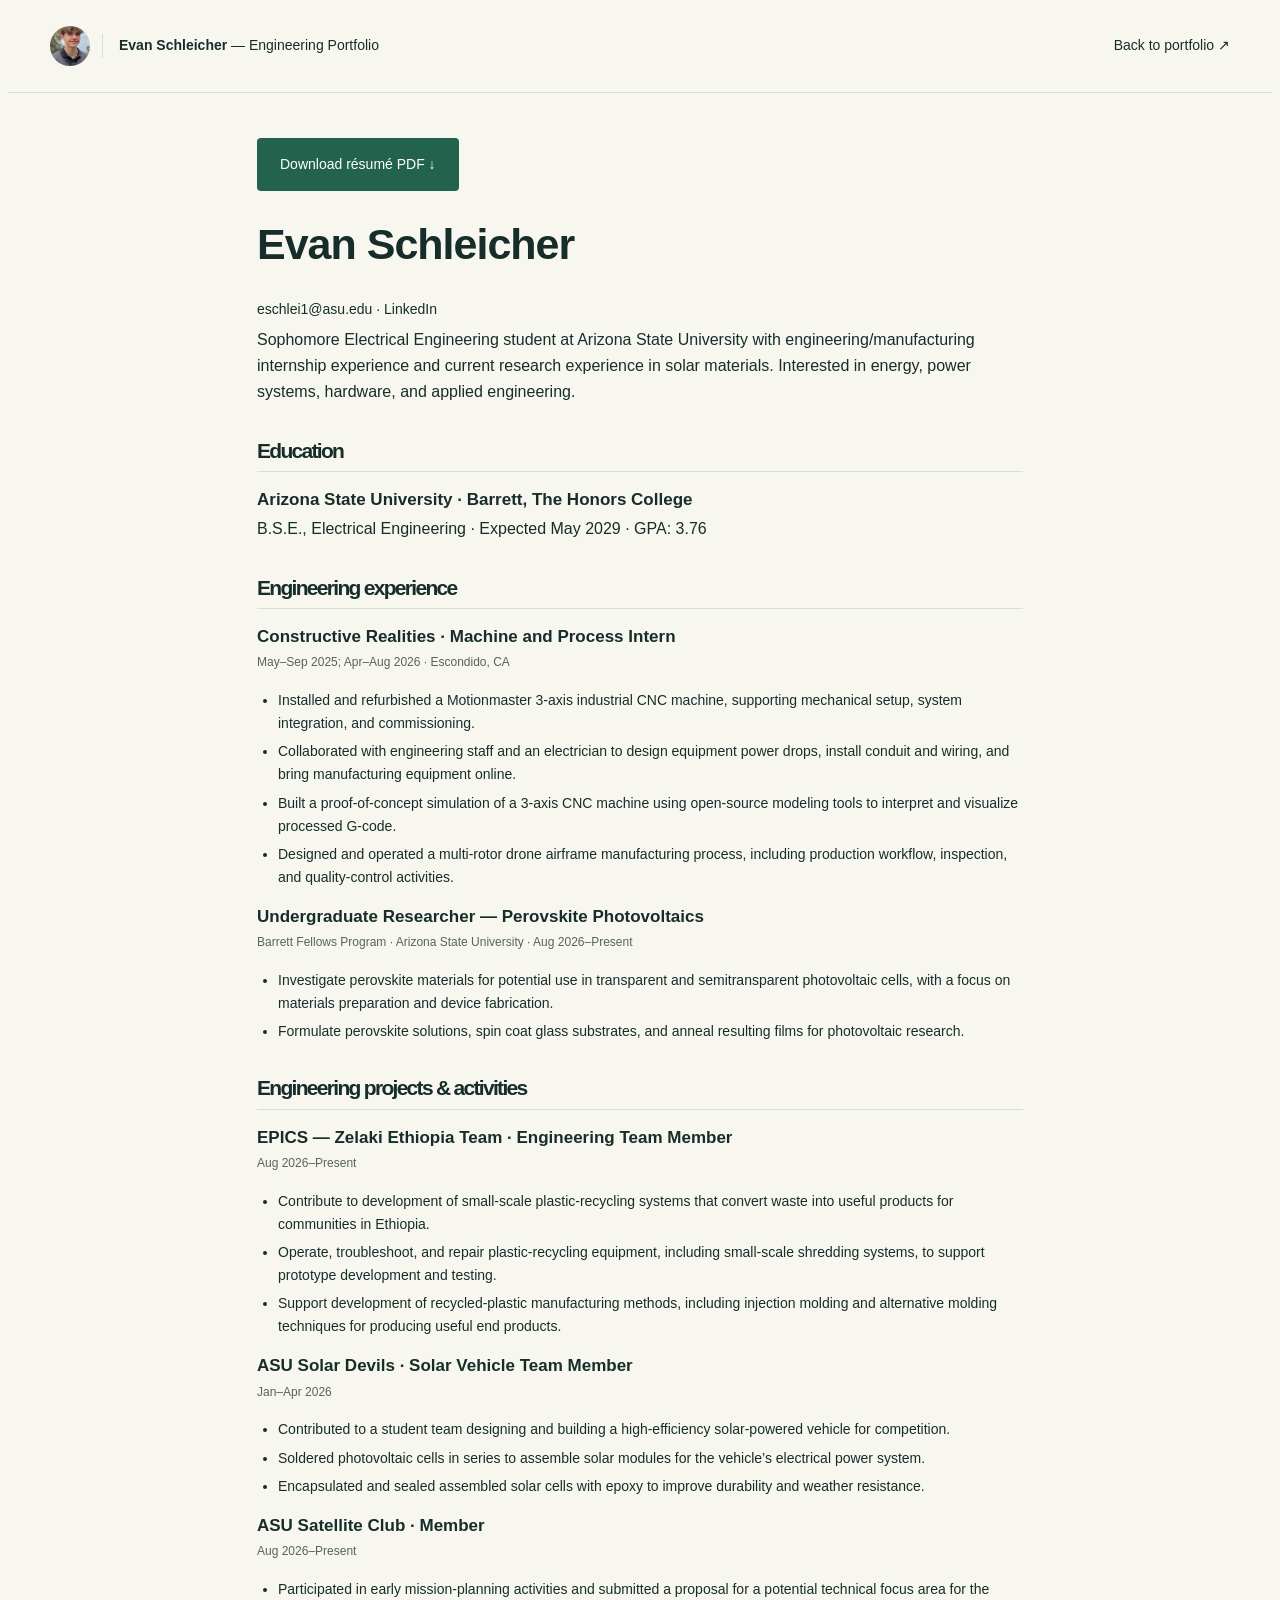
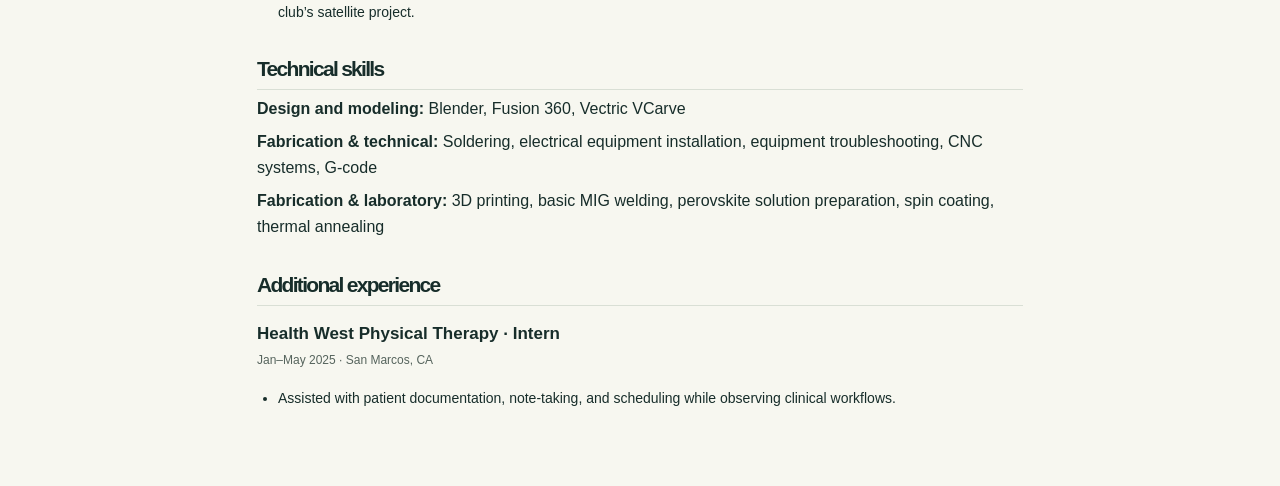
<file: resume.html>
<!doctype html><html lang="en"><head><meta charset="utf-8"><meta name="viewport" content="width=device-width,initial-scale=1"><title>Résumé | Evan Schleicher</title><link rel="stylesheet" href="style.css?v=portrait20261007"></head><body><header><a class="brand" href="index.html"><div class="brand-avatar"><img src="evan-portrait-outdoors.jpg" alt="" width="40" height="40"></div><span>Evan Schleicher <span class="portfolio-label">— Engineering Portfolio</span></span></a><nav><a href="index.html">Back to portfolio ↗</a></nav></header><main class="resume wrap"><a class="button" href="Evan-Schleicher-Resume.pdf?v=20261006-latest" download>Download résumé PDF ↓</a><h1>Evan Schleicher</h1><p class="contact-line"><a href="mailto:eschlei1@asu.edu">eschlei1@asu.edu</a> · <a href="https://www.linkedin.com/in/evan-schleicher">LinkedIn</a></p><p>Sophomore Electrical Engineering student at Arizona State University with engineering/manufacturing internship experience and current research experience in solar materials. Interested in energy, power systems, hardware, and applied engineering.</p><section><h2>Education</h2><h3>Arizona State University · Barrett, The Honors College</h3><p>B.S.E., Electrical Engineering · Expected May 2029 · GPA: 3.76</p></section><h2>Engineering experience</h2><section><h3>Constructive Realities · Machine and Process Intern</h3><p class="date">May–Sep 2025; Apr–Aug 2026 · Escondido, CA</p><ul><li>Installed and refurbished a Motionmaster 3-axis industrial CNC machine, supporting mechanical setup, system integration, and commissioning.</li><li>Collaborated with engineering staff and an electrician to design equipment power drops, install conduit and wiring, and bring manufacturing equipment online.</li><li>Built a proof-of-concept simulation of a 3-axis CNC machine using open-source modeling tools to interpret and visualize processed G-code.</li><li>Designed and operated a multi-rotor drone airframe manufacturing process, including production workflow, inspection, and quality-control activities.</li></ul></section><section><h3>Undergraduate Researcher — Perovskite Photovoltaics</h3><p class="date">Barrett Fellows Program · Arizona State University · Aug 2026–Present</p><ul><li>Investigate perovskite materials for potential use in transparent and semitransparent photovoltaic cells, with a focus on materials preparation and device fabrication.</li><li>Formulate perovskite solutions, spin coat glass substrates, and anneal resulting films for photovoltaic research.</li></ul></section><h2>Engineering projects & activities</h2><section><h3>EPICS — Zelaki Ethiopia Team · Engineering Team Member</h3><p class="date">Aug 2026–Present</p><ul><li>Contribute to development of small-scale plastic-recycling systems that convert waste into useful products for communities in Ethiopia.</li><li>Operate, troubleshoot, and repair plastic-recycling equipment, including small-scale shredding systems, to support prototype development and testing.</li><li>Support development of recycled-plastic manufacturing methods, including injection molding and alternative molding techniques for producing useful end products.</li></ul></section><section><h3>ASU Solar Devils · Solar Vehicle Team Member</h3><p class="date">Jan–Apr 2026</p><ul><li>Contributed to a student team designing and building a high-efficiency solar-powered vehicle for competition.</li><li>Soldered photovoltaic cells in series to assemble solar modules for the vehicle’s electrical power system.</li><li>Encapsulated and sealed assembled solar cells with epoxy to improve durability and weather resistance.</li></ul></section><section><h3>ASU Satellite Club · Member</h3><p class="date">Aug 2026–Present</p><ul><li>Participated in early mission-planning activities and submitted a proposal for a potential technical focus area for the club’s satellite project.</li></ul></section><h2>Technical skills</h2><p><strong>Design and modeling:</strong> Blender, Fusion 360, Vectric VCarve</p><p><strong>Fabrication & technical:</strong> Soldering, electrical equipment installation, equipment troubleshooting, CNC systems, G-code</p><p><strong>Fabrication & laboratory:</strong> 3D printing, basic MIG welding, perovskite solution preparation, spin coating, thermal annealing</p><h2>Additional experience</h2><section><h3>Health West Physical Therapy · Intern</h3><p class="date">Jan–May 2025 · San Marcos, CA</p><ul><li>Assisted with patient documentation, note-taking, and scheduling while observing clinical workflows.</li></ul></section></main></body></html>
</file>
<file: style.css>
:root{--ink:#172d2a;--green:#23634d;--paper:#f7f7f0;--line:#d9dfd5;--muted:#56645d;--lime:#d5ed9d}*{box-sizing:border-box}html{scroll-behavior:smooth;scroll-padding-top:95px}body{margin:0;background:var(--paper);color:var(--ink);font-family:Arial,Helvetica,sans-serif;font-size:16px;line-height:1.65}a{color:inherit;text-decoration:none}a:hover{text-decoration:underline}a:focus-visible,summary:focus-visible{outline:3px solid #a85822;outline-offset:5px}.wrap{max-width:1180px;margin:auto;padding-left:42px;padding-right:42px}header{max-width:1264px;margin:auto;display:flex;justify-content:space-between;align-items:center;padding:26px 42px;border-bottom:1px solid var(--line)}.brand{font-size:23px;font-weight:800;letter-spacing:-1px;display:flex;align-items:center;gap:16px}.brand span{font-size:14px;letter-spacing:0;font-weight:600;border-left:1px solid var(--line);padding-left:16px}nav{display:flex;gap:30px;font-size:14px;align-items:center}.nav-contact{border:1px solid var(--line);padding:9px 16px;border-radius:4px}.eyebrow{font:11px/1.5 'Courier New',monospace;letter-spacing:1.6px;font-weight:700}.hero{padding-top:70px;padding-bottom:0}.dot{display:inline-block;width:7px;height:7px;background:var(--green);border-radius:50%;margin-right:8px}h1{font-size:clamp(42px,5.4vw,68px);line-height:1.08;letter-spacing:-3.2px;margin:30px 0}h1 em,h2 em{font-family:Georgia,serif;font-weight:400;color:var(--green)}.hero-bottom{display:flex;justify-content:space-between;align-items:end;gap:40px;margin-top:34px}.hero-bottom p{max-width:550px;font-size:18px;color:var(--muted);margin:0}.button{display:inline-flex;align-items:center;justify-content:space-between;gap:40px;background:var(--green);color:white;padding:15px 23px;font-size:14px;border-radius:4px;white-space:nowrap}.button:hover{background:#174b39;text-decoration:none}.topics{display:flex;justify-content:space-between;gap:20px;border-top:1px solid var(--line);margin-top:55px;padding:20px 0;font:10px/1.5 'Courier New',monospace;letter-spacing:1px;color:var(--muted)}.work{padding-top:85px}.section-heading{display:flex;justify-content:space-between;align-items:end;margin-bottom:35px}.section-heading p{font-size:13px;color:var(--muted)}h2{font-size:43px;letter-spacing:-1.7px;line-height:1.2;margin:12px 0 0}h3{font-size:31px;line-height:1.2;letter-spacing:-.9px;margin:18px 0}.project{display:grid;grid-template-columns:1fr 1fr;border:1px solid var(--line);margin-bottom:30px;background:#fff;border-radius:7px;overflow:hidden}.project-copy{padding:40px}.project-copy>p{color:var(--muted);font-size:15px}.art{position:relative;min-height:390px;overflow:hidden;display:flex;align-items:center;justify-content:center}.art>span{position:absolute;bottom:22px;left:24px;font:10px 'Courier New',monospace;letter-spacing:2px}.art>b{position:absolute;right:22px;top:17px;font:12px 'Courier New',monospace;opacity:.7}.carbon{background:repeating-linear-gradient(45deg,#203631 0,#203631 2px,#233b35 2px,#233b35 4px);color:#c6d6c7}.part{width:215px;height:215px;border:26px solid #90a493;border-radius:35px;transform:rotate(-28deg) skew(8deg,8deg);box-shadow:12px 15px 0 #102b25,20px 23px 40px #0a211a}.part:before,.part:after{content:'';position:absolute;left:67px;top:-44px;width:30px;height:252px;background:#7d9583;border:1px solid #b3c4b0}.part:after{transform:rotate(90deg)}.solar{background:#e7ede4}.layer{position:absolute;width:215px;height:215px;transform:rotate(-30deg) skew(16deg,16deg);border:1px solid #729b78;background:linear-gradient(120deg,#becfaa66,#406c6266);box-shadow:9px 12px 0 #91ac9c33}.l1{margin-top:110px}.l2{margin-top:0;background:linear-gradient(120deg,#d1acb399,#638e6f99)}.l3{margin-top:-110px;background:linear-gradient(120deg,#e6f2ca99,#a1bdab77)}.recycling{background:#e0eac7}.loop{font:270px/1 Georgia,serif;color:#386547;transform:rotate(-20deg)}.flakes{position:absolute;display:flex;gap:8px;bottom:95px;left:45px}.flakes i{display:block;width:18px;height:20px;background:#718952;transform:rotate(24deg)}.flakes i:nth-child(even){transform:rotate(-22deg);background:#a4ba70}.tags{display:flex;flex-wrap:wrap;gap:7px;margin:20px 0}.tags span{font-size:11px;border:1px solid var(--line);padding:4px 9px;border-radius:3px;color:#395248}details{border-top:1px solid var(--line);margin-top:25px}summary{padding-top:17px;font-size:13px;font-weight:600;cursor:pointer;list-style:none;display:flex;justify-content:space-between}summary::-webkit-details-marker{display:none}details[open] summary span{transform:rotate(45deg)}.detail{font-size:14px;color:var(--muted)}.detail ul{padding-left:20px}.detail li{margin:10px 0}.detail a{text-decoration:underline}.dates{font:11px/1.6 'Courier New',monospace}.reverse .art{grid-column:2;grid-row:1}.reverse .project-copy{grid-column:1;grid-row:1}.additional{display:grid;grid-template-columns:1fr 1fr;gap:45px;padding:35px 0;border-bottom:1px solid var(--line)}.additional h3{font-size:25px}.additional p{font-size:15px;color:var(--muted)}.visual-note{font-size:11px;color:var(--muted);margin:20px 0 70px}.about{background:#e9eee3;padding:75px 0}.about-grid{display:grid;grid-template-columns:1fr 1fr;gap:60px}.about h2{font-size:38px}.about p{color:var(--muted);font-size:15px}.about .intro{font-size:19px;color:var(--ink);margin-top:0}.about h3{font-size:16px;letter-spacing:0;margin-top:28px}.text-link{font-size:14px;font-weight:600;display:inline-block;margin-top:10px}.contact{padding-top:80px;padding-bottom:85px}.contact h2{font-size:55px}.contact p{max-width:500px;color:var(--muted);margin:25px 0}.contact .text-link{margin-left:25px}footer{display:flex;justify-content:space-between;gap:20px;padding-top:20px;padding-bottom:25px;border-top:1px solid var(--line);font-size:11px;color:var(--muted)}.skip{position:absolute;top:-100px;padding:10px;background:white;z-index:10}.skip:focus{top:0}.resume{max-width:850px;padding-top:45px;padding-bottom:60px}.resume h1{font-size:43px;letter-spacing:-1px}.resume h2{font-size:21px;border-bottom:1px solid var(--line);padding-bottom:8px;margin-top:32px}.resume h3{font-size:17px;letter-spacing:0;margin-bottom:3px}.resume ul{padding-left:21px}.resume li{margin-bottom:5px}.resume .date{font-size:12px;color:var(--muted)}.print-button{border:0;cursor:pointer;font-family:inherit}.resume .contact-line{font-size:14px}.resume .role{display:flex;justify-content:space-between;align-items:baseline;gap:15px}.resume p{margin:6px 0}.resume li{font-size:14px}@media(max-width:760px){header{padding:18px 22px}.brand span{display:none}nav{gap:17px;font-size:12px}.nav-contact{padding:6px 9px}.wrap{padding-left:24px;padding-right:24px}.hero{padding-top:48px}h1{letter-spacing:-2.7px}.hero-bottom{display:block}.hero-bottom p{font-size:16px}.hero-bottom .button{margin-top:25px}.topics{flex-wrap:wrap;margin-top:35px;font-size:9px}.work{padding-top:48px}.section-heading{display:block}.section-heading p{display:none}h2{font-size:34px}.project{grid-template-columns:1fr}.art{min-height:300px}.project-copy{padding:28px}.reverse .art,.reverse .project-copy{grid-column:auto;grid-row:auto}.project-copy h3{font-size:29px}.additional,.about-grid{grid-template-columns:1fr;gap:22px}.about{padding:50px 0}.about h2{font-size:33px}.contact{padding-top:55px;padding-bottom:55px}.contact h2{font-size:43px}footer{flex-wrap:wrap}.resume .role{display:block}.resume h1{font-size:37px}}@media(prefers-reduced-motion:reduce){html{scroll-behavior:auto}}@media print{header,.print-button,.back-link{display:none!important}body{background:white;color:#111}.resume{max-width:none;padding:0}.resume h1{font-size:28px;margin:0 0 8px}.resume h2{font-size:15px;margin-top:16px}.resume h3{font-size:13px;margin-top:12px}.resume p,.resume li,.resume .contact-line{font-size:10px;line-height:1.4}.resume .date{font-size:10px}.resume ul{margin:5px 0}.resume section{break-inside:avoid}@page{size:letter;margin:0.55in}}

.research-photo{margin:0;display:flex;flex-direction:column;background:#e7ede4}.research-photo a{display:block;width:100%}.research-photo img{display:block;width:100%;object-fit:cover;object-position:center 55%}.research-photo figcaption{padding:16px 22px;font-size:12px;line-height:1.5;color:var(--ink)}

.research-gallery{display:grid;grid-template-columns:1fr 1fr;gap:24px;margin:-6px 0 45px}.research-gallery figure{margin:0;background:white;border:1px solid var(--line);border-radius:7px;overflow:hidden}.research-gallery img{display:block;width:100%;height:380px;object-fit:cover;object-position:center}.research-gallery figcaption{padding:18px 22px;font-size:13px;color:var(--muted)}.research-gallery strong{color:var(--ink)}@media(max-width:760px){.research-gallery{grid-template-columns:1fr}.research-gallery img{height:360px}}

.solar-feature{display:grid;grid-template-columns:1fr 1fr;gap:40px;background:#e9eee3;border:1px solid var(--line);border-left:5px solid var(--green);border-radius:7px;padding:34px;margin:35px 0}.solar-feature h3{font-size:30px}.solar-feature h4{margin:0 0 16px;font-size:18px}.solar-feature p,.solar-feature li{font-size:15px;color:var(--muted)}.solar-feature ul{padding-left:20px}.solar-feature li{margin-bottom:12px}.satellite-note{padding:15px 0 25px;border-bottom:1px solid var(--line)}.satellite-note h3{font-size:24px}.satellite-note p{font-size:15px;color:var(--muted);max-width:800px}@media(max-width:760px){.solar-feature{grid-template-columns:1fr;gap:15px;padding:25px}}

.contributions{border-top:1px solid var(--line);margin-top:25px;padding-top:17px}.contributions h4{margin:0 0 12px;font-size:15px}.photo-carousel{background:#e7ede4;min-width:0}.reverse .photo-carousel{grid-column:2;grid-row:1}.slide{margin:0}.slide[hidden]{display:none}.slide a{display:block}.slide img{display:block;width:100%;object-fit:cover;object-position:center 55%}.project .research-photo{align-self:start}.project .art.recycling{height:390px;align-self:start}@media(max-width:760px){.reverse .photo-carousel{grid-column:auto;grid-row:auto}}

/* Overlay chevrons + caption bar inside the carousel image box */
.slides{position:relative;display:flex}.slide{margin:0;width:100%}.slide a{display:block;cursor:zoom-in}.slide img{display:block;width:100%;flex:none}.chevron{position:absolute;top:50%;transform:translateY(-50%);z-index:2;width:46px;height:46px;border:0;border-radius:50%;background:rgba(255,255,255,.88);color:var(--green);font-size:30px;line-height:1;padding:0;cursor:pointer;display:inline-flex;align-items:center;justify-content:center;box-shadow:0 1px 4px rgba(23,45,42,.25);transition:background .15s ease,transform .15s ease}.chevron:hover{background:#fff;transform:translateY(-50%) scale(1.08)}.chevron:focus-visible{outline:3px solid #a85822;outline-offset:3px}.chevron[data-prev]{left:14px}.chevron[data-next]{right:14px}.carousel-caption{display:flex;justify-content:space-between;align-items:baseline;gap:18px;padding:14px 22px;font-size:12px;line-height:1.5}.caption-text{color:var(--muted)}.slide-count{font:12px monospace;white-space:nowrap}
.slides:has(.slide:only-of-type) .chevron{display:none}

/* Images flex to the height of the adjacent text column */
.project .photo-carousel,.project .research-photo{display:flex;flex-direction:column;min-height:0}
.project .slides{flex:1;min-height:0}
.slide a{display:flex;height:100%}
.slide img{width:100%;height:100%;object-fit:cover;object-position:center}
.project .research-photo a{display:flex;flex:1;min-height:0}
.project .research-photo img{width:100%;height:100%;object-fit:cover;object-position:center}
.project .research-photo figcaption{flex:none}
@media(max-width:760px){.slide img,.project .research-photo img{height:340px;object-fit:cover}}

/* Lightbox modal */
.lightbox{position:fixed;inset:0;z-index:100;display:flex;align-items:center;justify-content:center;padding:4vmin}.lightbox[hidden]{display:none}.lightbox-backdrop{position:absolute;inset:0;background:rgba(12,20,18,.82)}.lightbox-content{position:relative;margin:0;max-width:92vw;max-height:88vh;display:flex;flex-direction:column;align-items:center;gap:12px}.lightbox-content img{max-width:92vw;max-height:80vh;object-fit:contain;box-shadow:0 18px 60px rgba(0,0,0,.5)}.lightbox-content figcaption{color:#e6ece4;font-size:13px;text-align:center;padding:0 40px}.lightbox-close{position:absolute;top:-16px;right:-16px;width:44px;height:44px;border:0;border-radius:50%;background:rgba(255,255,255,.92);color:var(--ink);font-size:18px;cursor:pointer;display:inline-flex;align-items:center;justify-content:center;box-shadow:0 1px 6px rgba(0,0,0,.4)}.lightbox-close:hover{background:#fff}.lightbox-close:focus-visible{outline:3px solid #a85822;outline-offset:3px}@media(max-width:760px){.lightbox{padding:6vmin}.lightbox-content img{max-width:88vw;max-height:78vh}.lightbox-close{top:-10px;right:-6px}}

.brand{display:flex;align-items:center;gap:12px}.brand .brand-avatar{display:block;width:40px;height:40px;aspect-ratio:1;object-fit:cover;object-position:center 32%;border-radius:50%;transform:scale(1);}.hero-layout{display:grid;grid-template-columns:minmax(0,1fr) 300px;gap:45px;align-items:center}.hero-introduction{min-width:0}.hero-portrait{margin:0;border-radius:12px;overflow:hidden;box-shadow:0 12px 32px #20352a18}.hero-portrait img{display:block;width:100%;height:auto}.hero-layout h1{font-size:clamp(44px,5.2vw,68px)}.hero-layout .hero-bottom{display:block}.hero-layout .hero-bottom .button{margin-top:22px}@media(max-width:760px){.hero-layout{grid-template-columns:1fr;gap:30px}.hero-portrait{width:230px;max-width:100%;justify-self:center}.hero-layout h1{font-size:clamp(42px,8vw,60px)}.brand .brand-avatar{width:36px;height:36px}}
.brand .brand-avatar{overflow:hidden;flex-shrink:0}.brand-avatar img{display:block;width:100%;height:100%;object-fit:cover;object-position:center 25%;transform:scale(1.65)}

.brand .portfolio-label{border:0;padding:0;margin:0;font-weight:400}.brand>span{white-space:nowrap}@media(max-width:960px){header{flex-wrap:wrap;gap:16px}.brand>span{display:block;font-size:13px}}@media(max-width:480px){.brand .portfolio-label{display:block;font-size:11px}.brand>span{border:0;padding:0;margin:0}}
.hero-portrait img{height:400px;object-fit:cover;object-position:center 38%}.brand-avatar img{object-position:center 31%;transform:scale(2.1)}@media(max-width:760px){.hero-portrait img{height:310px}}
</file>
